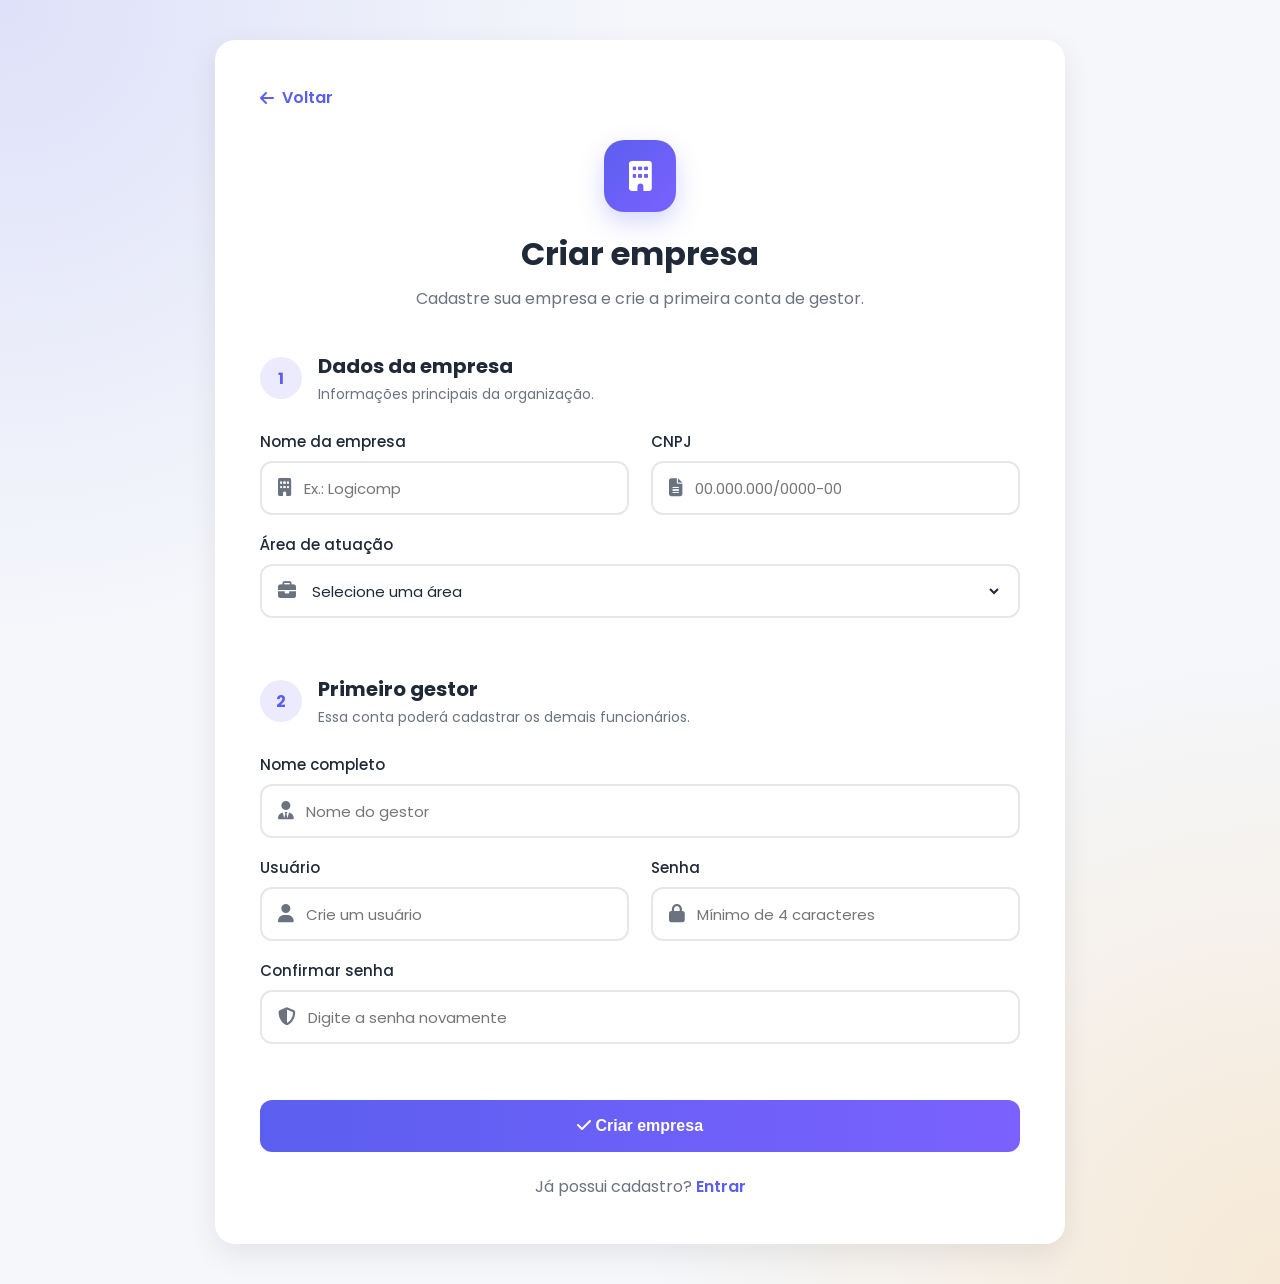
<file: html/cadastro.html>
<!DOCTYPE html>
<html lang="pt-BR">

<head>

    <meta charset="UTF-8">

    <meta
        name="viewport"
        content="width=device-width, initial-scale=1.0">

    <title>Cadastrar empresa | Gestão Saudável</title>

    <link rel="icon" href="../img/favicon.png">

    <link rel="stylesheet" href="../css/style.css">

    <link rel="stylesheet"
        href="https://cdnjs.cloudflare.com/ajax/libs/font-awesome/6.7.2/css/all.min.css">

</head>

<body>

<main class="cadastro-page fade">

    <section class="cadastro-container card">

        <header class="cadastro-header">

            <a href="index.html" class="voltar-link">

                <i class="fa-solid fa-arrow-left"></i>

                Voltar

            </a>

            <div class="cadastro-titulo">

                <div class="cadastro-icone">

                    <i class="fa-solid fa-building"></i>

                </div>

                <h1>Criar empresa</h1>

                <p>
                    Cadastre sua empresa e crie a primeira conta de gestor.
                </p>

            </div>

        </header>

        <form id="formCadastro">

            <section class="form-section">

                <div class="section-title">

                    <span>1</span>

                    <div>

                        <h2>Dados da empresa</h2>

                        <p>Informações principais da organização.</p>

                    </div>

                </div>

                <div class="form-grid">

                    <div class="input-group">

                        <label for="nomeEmpresa">

                            Nome da empresa

                        </label>

                        <div class="input-box">

                            <i class="fa-solid fa-building"></i>

                            <input
                                type="text"
                                id="nomeEmpresa"
                                placeholder="Ex.: Logicomp"
                                required>

                        </div>

                    </div>

                    <div class="input-group">

                        <label for="cnpj">

                            CNPJ

                        </label>

                        <div class="input-box">

                            <i class="fa-solid fa-file-lines"></i>

                            <input
                                type="text"
                                id="cnpj"
                                placeholder="00.000.000/0000-00"
                                maxlength="18"
                                required>

                        </div>

                    </div>

                    <div class="input-group form-full">

                        <label for="ramo">

                            Área de atuação

                        </label>

                        <div class="input-box">

                            <i class="fa-solid fa-briefcase"></i>

                            <select id="ramo" required>

                                <option value="">
                                    Selecione uma área
                                </option>

                                <option value="Tecnologia">
                                    Tecnologia
                                </option>

                                <option value="Alimentos">
                                    Alimentos
                                </option>

                                <option value="Finanças">
                                    Finanças
                                </option>

                                <option value="Administração">
                                    Administração
                                </option>

                                <option value="Educação">
                                    Educação
                                </option>

                                <option value="Saúde">
                                    Saúde
                                </option>

                                <option value="Indústria">
                                    Indústria
                                </option>

                                <option value="Comércio">
                                    Comércio
                                </option>

                                <option value="Outro">
                                    Outro
                                </option>

                            </select>

                        </div>

                    </div>

                </div>

            </section>

            <section class="form-section">

                <div class="section-title">

                    <span>2</span>

                    <div>

                        <h2>Primeiro gestor</h2>

                        <p>
                            Essa conta poderá cadastrar os demais funcionários.
                        </p>

                    </div>

                </div>

                <div class="form-grid">

                    <div class="input-group form-full">

                        <label for="nomeGestor">

                            Nome completo

                        </label>

                        <div class="input-box">

                            <i class="fa-solid fa-user-tie"></i>

                            <input
                                type="text"
                                id="nomeGestor"
                                placeholder="Nome do gestor"
                                required>

                        </div>

                    </div>

                    <div class="input-group">

                        <label for="usuarioGestor">

                            Usuário

                        </label>

                        <div class="input-box">

                            <i class="fa-solid fa-user"></i>

                            <input
                                type="text"
                                id="usuarioGestor"
                                placeholder="Crie um usuário"
                                required>

                        </div>

                    </div>

                    <div class="input-group">

                        <label for="senhaGestor">

                            Senha

                        </label>

                        <div class="input-box">

                            <i class="fa-solid fa-lock"></i>

                            <input
                                type="password"
                                id="senhaGestor"
                                placeholder="Mínimo de 4 caracteres"
                                minlength="4"
                                required>

                        </div>

                    </div>

                    <div class="input-group form-full">

                        <label for="confirmarSenha">

                            Confirmar senha

                        </label>

                        <div class="input-box">

                            <i class="fa-solid fa-shield-halved"></i>

                            <input
                                type="password"
                                id="confirmarSenha"
                                placeholder="Digite a senha novamente"
                                minlength="4"
                                required>

                        </div>

                    </div>

                </div>

            </section>

            <button class="btn" type="submit">

                <i class="fa-solid fa-check"></i>

                Criar empresa

            </button>

            <p class="cadastro-login">

                Já possui cadastro?

                <a href="index.html">

                    Entrar

                </a>

            </p>

        </form>

    </section>

</main>

<script src="../js/banco.js"></script>
<script src="../js/cadastro.js"></script>

</body>

</html>
</file>
<file: css/style.css>
/* =====================================================
   GESTÃO SAUDÁVEL
   Design System
===================================================== */

/* =========================
   GOOGLE FONTS
========================= */

@import url('https://fonts.googleapis.com/css2?family=Poppins:wght@300;400;500;600;700;800&display=swap');

/* =========================
   CORES
========================= */

:root{

    --primary:#5B5FEF;
    --primary-dark:#4A4ED8;

    --secondary:#FF9800;

    --success:#4CAF50;

    --danger:#F44336;

    --warning:#FFC107;

    --background:#F5F7FB;

    --surface:#FFFFFF;

    --text:#1F2937;

    --text-light:#6B7280;

    --border:#E5E7EB;

    --shadow:0 10px 30px rgba(0,0,0,.08);

    --radius:18px;

    --transition:.25s;

}

/* =========================
   RESET
========================= */

*{

    margin:0;

    padding:0;

    box-sizing:border-box;

}

body{

    font-family:'Poppins',sans-serif;

    background:var(--background);

    color:var(--text);

}
/* =====================================================
   COMPONENTES GLOBAIS
===================================================== */

/* =========================
   LINKS
========================= */

a{

    text-decoration:none;

    color:inherit;

}

/* =========================
   BOTÕES
========================= */

.btn{

    width:100%;

    height:52px;

    border:none;

    border-radius:12px;

    background:linear-gradient(90deg,#5B5FEF,#7B61FF);

    color:#FFF;

    font-size:16px;

    font-weight:600;

    cursor:pointer;

    transition:var(--transition);

}

.btn:hover{

    transform:translateY(-2px);

    box-shadow:0 8px 20px rgba(91,95,239,.35);

}

/* =========================
   INPUTS
========================= */

.input-group{

    display:flex;

    flex-direction:column;

    gap:8px;

    margin-bottom:18px;

}

.input-group label{

    font-size:15px;

    font-weight:500;

}

.input-box{

    display:flex;

    align-items:center;

    gap:12px;

    background:var(--surface);

    border:2px solid var(--border);

    border-radius:12px;

    padding:0 16px;

    height:54px;

    transition:var(--transition);

}

.input-box:focus-within{

    border-color:var(--primary);

    box-shadow:0 0 0 4px rgba(91,95,239,.12);

}

.input-box i{

    color:var(--text-light);

    font-size:18px;

}

.input-box input{

    flex:1;

    border:none;

    outline:none;

    background:none;

    font-size:15px;

    color:var(--text);

    font-family:'Poppins',sans-serif;

}

/* =========================
   CARDS
========================= */

.card{

    background:var(--surface);

    border-radius:20px;

    box-shadow:var(--shadow);

}

/* =========================
   TÍTULOS
========================= */

.title{

    font-size:36px;

    font-weight:700;

}

.subtitle{

    color:var(--text-light);

    margin-top:10px;

    line-height:1.6;

}

/* =========================
   TRANSIÇÕES
========================= */

.fade{

    animation:fade .4s ease;

}

@keyframes fade{

    from{

        opacity:0;

        transform:translateY(15px);

    }

    to{

        opacity:1;

        transform:translateY(0);

    }

}
/* =====================================================
   LOGIN
===================================================== */

.login-page{

    width:100%;

    min-height:100vh;

    display:flex;

    justify-content:center;

    align-items:center;

    padding:40px;

    background:#F5F7FB;

}

.login-container{

    width:100%;

    max-width:1400px;

    min-height:780px;

    background:#FFF;

    border-radius:30px;

    overflow:hidden;

    box-shadow:0 15px 40px rgba(0,0,0,.08);

    display:grid;

    grid-template-columns:1fr 480px;

}

.left-side{

    background:linear-gradient(135deg,#5B5FEF,#7B61FF);

    padding:60px;

    color:white;

    display:flex;

    flex-direction:column;

    justify-content:space-between;

}

.right-side{

    display:flex;

    justify-content:center;

    align-items:center;

    padding:50px;

    background:#FFFFFF;

}
.logo-area h1{

    font-size:42px;

    margin-top:20px;

    font-weight:700;

}

.logo-area p{

    margin-top:15px;

    font-size:18px;

    line-height:1.7;

    opacity:.9;

}

.logo-area img{

    width:70px;

}
.login-card{

    width:100%;

    max-width:360px;

}

.login-card h2{

    font-size:34px;

    margin-bottom:10px;

}

.login-subtitle{

    color:var(--text-light);

    margin-bottom:35px;

    line-height:1.6;

}

.register-text{

    margin-top:25px;

    text-align:center;

    color:var(--text-light);

}

.register-text a{

    color:var(--primary);

    font-weight:600;

}

.register-text a:hover{

    text-decoration:underline;

}
/* =====================================================
   HERO
===================================================== */

.hero-card{

    margin-top:50px;

    display:flex;

    flex-direction:column;

    gap:25px;

}

.hero-top{

    display:flex;

    gap:20px;

}

.status-card{

    flex:1;

    background:rgba(255,255,255,.18);

    backdrop-filter:blur(14px);

    border:1px solid rgba(255,255,255,.25);

    border-radius:18px;

    padding:22px;

    display:flex;

    align-items:center;

    gap:18px;

}

.status-card i{

    font-size:28px;

    background:white;

    color:#5B5FEF;

    width:55px;

    height:55px;

    border-radius:50%;

    display:flex;

    justify-content:center;

    align-items:center;

}

.status-card h3{

    font-size:15px;

    font-weight:500;

    opacity:.9;

}

.status-card span{

    font-size:30px;

    font-weight:700;

}
.hero-image{

    display:flex;

    justify-content:center;

    align-items:center;

    margin:10px 0;

}

.hero-image img{

    width:100%;

    max-width:420px;

    animation:flutuar 4s ease-in-out infinite;

}

@keyframes flutuar{

    0%{

        transform:translateY(0);

    }

    50%{

        transform:translateY(-12px);

    }

    100%{

        transform:translateY(0);

    }

}
.hero-info{

    display:flex;

    flex-direction:column;

    gap:18px;

}

.info-item{

    display:flex;

    align-items:center;

    gap:15px;

    font-size:16px;

}

.info-item i{

    width:40px;

    height:40px;

    border-radius:50%;

    background:white;

    color:#5B5FEF;

    display:flex;

    justify-content:center;

    align-items:center;

    font-size:17px;

}
/* =====================================================
   RESPONSIVIDADE
===================================================== */

@media(max-width:1100px){

    .login-container{

        grid-template-columns:1fr;

    }

    .left-side{

        display:none;

    }

    .right-side{

        padding:35px;

    }

}

@media(max-width:650px){

    .login-page{

        padding:20px;

    }

    .login-container{

        border-radius:20px;

    }

    .login-card{

        max-width:100%;

    }

    .login-card h2{

        font-size:28px;

    }

    .btn{

        height:50px;

    }

}
/* =====================================================
   NOTIFICAÇÕES
===================================================== */

.mensagem{

    position:fixed;

    top:25px;

    right:25px;

    min-width:300px;

    padding:16px 22px;

    border-radius:12px;

    color:#FFF;

    font-weight:500;

    box-shadow:0 10px 25px rgba(0,0,0,.15);

    transform:translateX(120%);

    transition:.35s;

    z-index:9999;

}

.mensagem.mostrar{

    transform:translateX(0);

}

.mensagem.erro{

    background:#F44336;

}

.mensagem.sucesso{

    background:#4CAF50;

}
/* =====================================================
   CADASTRO
===================================================== */

.cadastro-page{
    min-height:100vh;
    display:flex;
    align-items:center;
    justify-content:center;
    padding:40px 20px;
    background:
        radial-gradient(circle at top left, rgba(91,95,239,.15), transparent 35%),
        radial-gradient(circle at bottom right, rgba(255,152,0,.15), transparent 35%),
        var(--background);
}

.cadastro-container{
    width:100%;
    max-width:850px;
    padding:45px;
}

.cadastro-header{
    margin-bottom:40px;
}

.voltar-link{
    display:inline-flex;
    align-items:center;
    gap:8px;
    margin-bottom:30px;
    color:var(--primary);
    font-weight:600;
    transition:var(--transition);
}

.voltar-link:hover{
    transform:translateX(-4px);
}

.cadastro-titulo{
    text-align:center;
}

.cadastro-icone{
    width:72px;
    height:72px;
    margin:0 auto 18px;
    display:flex;
    align-items:center;
    justify-content:center;
    border-radius:20px;
    color:white;
    font-size:30px;
    background:linear-gradient(135deg, var(--primary), #7B61FF);
    box-shadow:0 10px 25px rgba(91,95,239,.25);
}

.cadastro-titulo h1{
    font-size:32px;
    margin-bottom:8px;
}

.cadastro-titulo p{
    color:var(--text-light);
}

.form-section{
    margin-bottom:38px;
}

.section-title{
    display:flex;
    align-items:center;
    gap:16px;
    margin-bottom:25px;
}

.section-title > span{
    min-width:42px;
    height:42px;
    display:flex;
    align-items:center;
    justify-content:center;
    border-radius:50%;
    background:rgba(91,95,239,.12);
    color:var(--primary);
    font-weight:700;
}

.section-title h2{
    font-size:20px;
}

.section-title p{
    margin-top:3px;
    color:var(--text-light);
    font-size:14px;
}

.form-grid{
    display:grid;
    grid-template-columns:repeat(2, 1fr);
    gap:0 22px;
}

.form-full{
    grid-column:1 / -1;
}

.input-box select{
    flex:1;
    width:100%;
    border:none;
    outline:none;
    background:transparent;
    color:var(--text);
    font-family:'Poppins', sans-serif;
    font-size:15px;
    cursor:pointer;
}

.cadastro-login{
    margin-top:22px;
    text-align:center;
    color:var(--text-light);
}

.cadastro-login a{
    color:var(--primary);
    font-weight:600;
}

.cadastro-login a:hover{
    text-decoration:underline;
}

@media(max-width:700px){

    .cadastro-container{
        padding:28px 20px;
    }

    .form-grid{
        grid-template-columns:1fr;
    }

    .form-full{
        grid-column:auto;
    }

    .cadastro-titulo h1{
        font-size:27px;
    }

    .section-title{
        align-items:flex-start;
    }

}
/* =====================================================
   PAINEL DO GESTOR
===================================================== */

.app-layout{
    min-height:100vh;
    display:grid;
    grid-template-columns:280px minmax(0, 1fr);
}

/* =========================
   SIDEBAR
========================= */

.sidebar{
    position:sticky;
    top:0;
    height:100vh;
    padding:28px 20px;
    display:flex;
    flex-direction:column;
    background:linear-gradient(180deg, #24285B, #373B8F);
    color:#FFF;
    overflow-y:auto;
}

.sidebar-brand{
    display:flex;
    align-items:center;
    gap:14px;
    padding:0 8px 28px;
    border-bottom:1px solid rgba(255,255,255,.12);
}

.brand-icon{
    min-width:52px;
    height:52px;
    display:flex;
    align-items:center;
    justify-content:center;
    border-radius:16px;
    background:linear-gradient(135deg, #7B61FF, #FF9800);
    font-size:22px;
    box-shadow:0 10px 25px rgba(0,0,0,.18);
}

.sidebar-brand h2{
    font-size:17px;
    line-height:1.2;
}

.sidebar-brand span{
    display:block;
    margin-top:4px;
    font-size:12px;
    opacity:.7;
}

.sidebar-menu{
    flex:1;
    display:flex;
    flex-direction:column;
    gap:8px;
    margin-top:28px;
}

.menu-item{
    width:100%;
    padding:14px 16px;
    display:flex;
    align-items:center;
    gap:14px;
    border:none;
    border-radius:13px;
    background:transparent;
    color:rgba(255,255,255,.72);
    font-family:'Poppins', sans-serif;
    font-size:15px;
    text-align:left;
    cursor:pointer;
    transition:var(--transition);
}

.menu-item i{
    width:22px;
    font-size:17px;
    text-align:center;
}

.menu-item:hover{
    color:#FFF;
    background:rgba(255,255,255,.08);
}

.menu-item.ativo{
    color:#FFF;
    background:rgba(255,255,255,.16);
    box-shadow:inset 4px 0 0 #FFB43C;
}

.sidebar-logout{
    width:100%;
    padding:14px 16px;
    display:flex;
    align-items:center;
    gap:14px;
    border:1px solid rgba(255,255,255,.12);
    border-radius:13px;
    background:rgba(255,255,255,.06);
    color:#FFF;
    font-family:'Poppins', sans-serif;
    font-size:15px;
    cursor:pointer;
    transition:var(--transition);
}

.sidebar-logout:hover{
    background:rgba(244,67,54,.25);
    border-color:rgba(244,67,54,.45);
}

/* =========================
   CONTEÚDO
========================= */

.app-content{
    min-width:0;
    padding:34px;
    background:var(--background);
}

.topbar{
    margin-bottom:30px;
    display:flex;
    align-items:center;
    justify-content:space-between;
    gap:30px;
}

.topbar-label,
.page-label{
    color:var(--primary);
    font-size:13px;
    font-weight:700;
    letter-spacing:.8px;
    text-transform:uppercase;
}

.topbar h1{
    margin-top:3px;
    font-size:30px;
}

.topbar h1 span{
    color:var(--primary);
}

.topbar-date{
    margin-top:5px;
    color:var(--text-light);
    font-size:14px;
}

.topbar-company{
    min-width:240px;
    padding:15px 18px;
    display:flex;
    align-items:center;
    gap:13px;
    border:1px solid var(--border);
    border-radius:16px;
    background:var(--surface);
    box-shadow:0 8px 25px rgba(0,0,0,.05);
}

.company-icon{
    min-width:45px;
    height:45px;
    display:flex;
    align-items:center;
    justify-content:center;
    border-radius:13px;
    background:rgba(91,95,239,.12);
    color:var(--primary);
    font-size:18px;
}

.topbar-company strong,
.topbar-company span{
    display:block;
}

.topbar-company strong{
    font-size:14px;
}

.topbar-company span{
    margin-top:3px;
    color:var(--text-light);
    font-size:12px;
}

/* =========================
   PÁGINAS
========================= */

.app-page{
    display:none;
}

.app-page.ativa{
    display:block;
    animation:paginaEntrada .3s ease;
}

@keyframes paginaEntrada{
    from{
        opacity:0;
        transform:translateY(10px);
    }

    to{
        opacity:1;
        transform:translateY(0);
    }
}

/* =========================
   SITUAÇÃO DA EMPRESA
========================= */

.dashboard-status{
    margin-bottom:24px;
    padding:23px 25px;
    display:flex;
    align-items:center;
    justify-content:space-between;
    gap:25px;
    border:1px solid rgba(76,175,80,.18);
    border-radius:20px;
    background:linear-gradient(
        135deg,
        rgba(76,175,80,.11),
        rgba(255,255,255,.9)
    );
}

.status-main{
    display:flex;
    align-items:center;
    gap:18px;
}

.status-main-icon{
    min-width:58px;
    height:58px;
    display:flex;
    align-items:center;
    justify-content:center;
    border-radius:17px;
    background:var(--success);
    color:#FFF;
    font-size:23px;
    box-shadow:0 10px 22px rgba(76,175,80,.24);
}

.status-main span,
.status-update span{
    color:var(--text-light);
    font-size:12px;
}

.status-main h2{
    margin:3px 0;
    font-size:20px;
}

.status-main p{
    color:var(--text-light);
    font-size:14px;
}

.status-update{
    padding-left:24px;
    display:flex;
    align-items:center;
    gap:12px;
    border-left:1px solid var(--border);
}

.status-update i{
    color:var(--primary);
    font-size:20px;
}

.status-update strong{
    display:block;
    margin-top:2px;
    font-size:13px;
}

/* =========================
   CARDS DE INDICADORES
========================= */

.dashboard-cards{
    margin-bottom:24px;
    display:grid;
    grid-template-columns:repeat(4, minmax(0, 1fr));
    gap:18px;
}

.metric-card{
    position:relative;
    padding:21px;
    display:flex;
    align-items:center;
    gap:16px;
    overflow:hidden;
    border:1px solid var(--border);
    border-radius:19px;
    background:var(--surface);
    box-shadow:0 8px 25px rgba(0,0,0,.05);
    transition:var(--transition);
}

.metric-card:hover{
    transform:translateY(-4px);
    box-shadow:0 14px 30px rgba(0,0,0,.08);
}

.metric-card::after{
    content:"";
    position:absolute;
    right:-25px;
    bottom:-35px;
    width:95px;
    height:95px;
    border-radius:50%;
    opacity:.08;
    background:currentColor;
}

.metric-icon{
    min-width:52px;
    height:52px;
    display:flex;
    align-items:center;
    justify-content:center;
    border-radius:15px;
    font-size:21px;
}

.metric-card span,
.metric-card small{
    display:block;
}

.metric-card span{
    color:var(--text-light);
    font-size:13px;
}

.metric-card strong{
    display:block;
    margin:2px 0;
    font-size:28px;
}

.metric-card small{
    color:var(--text-light);
    font-size:11px;
}

.metric-primary{
    color:var(--primary);
}

.metric-primary .metric-icon{
    background:rgba(91,95,239,.12);
}

.metric-orange{
    color:var(--secondary);
}

.metric-orange .metric-icon{
    background:rgba(255,152,0,.13);
}

.metric-blue{
    color:#2196F3;
}

.metric-blue .metric-icon{
    background:rgba(33,150,243,.12);
}

.metric-purple{
    color:#9C27B0;
}

.metric-purple .metric-icon{
    background:rgba(156,39,176,.12);
}

/* =========================
   PAINÉIS
========================= */

.dashboard-grid{
    margin-bottom:24px;
    display:grid;
    grid-template-columns:minmax(0, 1.65fr) minmax(290px, .75fr);
    gap:20px;
}

.dashboard-bottom-grid{
    display:grid;
    grid-template-columns:minmax(0, 1.25fr) minmax(300px, .75fr);
    gap:20px;
}

.dashboard-panel{
    padding:24px;
    border:1px solid var(--border);
    border-radius:20px;
    background:var(--surface);
    box-shadow:0 8px 25px rgba(0,0,0,.045);
}

.panel-header{
    margin-bottom:22px;
    display:flex;
    align-items:center;
    justify-content:space-between;
    gap:20px;
}

.panel-header h2{
    font-size:18px;
}

.panel-header p{
    margin-top:4px;
    color:var(--text-light);
    font-size:13px;
}

.panel-header select{
    padding:9px 13px;
    border:1px solid var(--border);
    border-radius:10px;
    outline:none;
    background:#FFF;
    color:var(--text);
    font-family:'Poppins', sans-serif;
}

.panel-link{
    border:none;
    background:transparent;
    color:var(--primary);
    font-family:'Poppins', sans-serif;
    font-weight:600;
    cursor:pointer;
}

.panel-link i{
    margin-left:5px;
}

.chart-container{
    position:relative;
    width:100%;
    min-height:310px;
}

/* =========================
   ESTADOS ATUAIS
========================= */

.state-list{
    display:flex;
    flex-direction:column;
    gap:14px;
}

.state-item{
    padding:15px;
    display:flex;
    align-items:center;
    justify-content:space-between;
    border-radius:14px;
    background:var(--background);
}

.state-label{
    display:flex;
    align-items:center;
    gap:12px;
}

.state-dot{
    width:12px;
    height:12px;
    border-radius:50%;
}

.state-label strong,
.state-label small{
    display:block;
}

.state-label strong{
    font-size:14px;
}

.state-label small{
    margin-top:2px;
    color:var(--text-light);
    font-size:11px;
}

.state-item > span{
    font-size:22px;
    font-weight:700;
}

.state-item.disposto .state-dot{
    background:var(--success);
}

.state-item.disposto > span{
    color:var(--success);
}

.state-item.neutro .state-dot{
    background:var(--warning);
}

.state-item.neutro > span{
    color:#D99A00;
}

.state-item.sobrecarregado .state-dot{
    background:var(--danger);
}

.state-item.sobrecarregado > span{
    color:var(--danger);
}

/* =========================
   REGISTROS E RECOMENDAÇÕES
========================= */

.recent-records,
.recommendation-list{
    display:flex;
    flex-direction:column;
    gap:12px;
}

.recommendation-item{
    padding:15px;
    display:flex;
    align-items:flex-start;
    gap:13px;
    border-radius:14px;
}

.recommendation-success{
    background:rgba(76,175,80,.1);
}

.recommendation-icon{
    min-width:38px;
    height:38px;
    display:flex;
    align-items:center;
    justify-content:center;
    border-radius:11px;
    background:var(--success);
    color:#FFF;
}

.recommendation-item strong{
    font-size:14px;
}

.recommendation-item p{
    margin-top:3px;
    color:var(--text-light);
    font-size:12px;
    line-height:1.5;
}

.empty-state{
    padding:38px 20px;
    text-align:center;
    color:var(--text-light);
}

.empty-state i{
    margin-bottom:12px;
    color:#B8BEC9;
    font-size:35px;
}

.empty-state h3{
    color:var(--text);
    font-size:15px;
}

.empty-state p{
    margin-top:5px;
    font-size:12px;
}
/* =====================================================
   CABEÇALHOS DAS PÁGINAS
===================================================== */

.page-header{
    margin-bottom:25px;
    display:flex;
    align-items:center;
    justify-content:space-between;
    gap:24px;
}

.page-header h2{
    margin-top:4px;
    font-size:29px;
}

.page-header p{
    margin-top:5px;
    color:var(--text-light);
    font-size:14px;
}

.action-button{
    min-height:46px;
    padding:0 20px;
    display:inline-flex;
    align-items:center;
    justify-content:center;
    gap:9px;
    border:none;
    border-radius:12px;
    background:linear-gradient(135deg, var(--primary), #7B61FF);
    color:#FFF;
    font-family:'Poppins', sans-serif;
    font-size:14px;
    font-weight:600;
    cursor:pointer;
    transition:var(--transition);
}

.action-button:hover{
    transform:translateY(-2px);
    box-shadow:0 9px 22px rgba(91,95,239,.28);
}

.secondary-button{
    min-height:46px;
    padding:0 20px;
    border:1px solid var(--border);
    border-radius:12px;
    background:#FFF;
    color:var(--text);
    font-family:'Poppins', sans-serif;
    font-weight:600;
    cursor:pointer;
    transition:var(--transition);
}

.secondary-button:hover{
    background:var(--background);
}

/* =====================================================
   FUNCIONÁRIOS
===================================================== */

.employees-summary{
    margin-bottom:22px;
    display:grid;
    grid-template-columns:repeat(3, minmax(0, 1fr));
    gap:18px;
}

.summary-card{
    padding:20px;
    display:flex;
    align-items:center;
    gap:15px;
    border:1px solid var(--border);
    border-radius:18px;
    background:var(--surface);
    box-shadow:0 8px 24px rgba(0,0,0,.045);
}

.summary-icon{
    min-width:50px;
    height:50px;
    display:flex;
    align-items:center;
    justify-content:center;
    border-radius:15px;
    font-size:20px;
}

.summary-blue{
    background:rgba(33,150,243,.12);
    color:#2196F3;
}

.summary-green{
    background:rgba(76,175,80,.12);
    color:var(--success);
}

.summary-orange{
    background:rgba(255,152,0,.13);
    color:var(--secondary);
}

.summary-card span{
    display:block;
    color:var(--text-light);
    font-size:13px;
}

.summary-card strong{
    display:block;
    margin-top:2px;
    font-size:25px;
}

.employees-toolbar{
    margin-bottom:20px;
    display:flex;
    align-items:center;
    justify-content:space-between;
    gap:15px;
}

.search-box{
    width:100%;
    max-width:430px;
    height:48px;
    padding:0 16px;
    display:flex;
    align-items:center;
    gap:11px;
    border:1px solid var(--border);
    border-radius:12px;
    background:var(--background);
}

.search-box:focus-within{
    border-color:var(--primary);
    box-shadow:0 0 0 4px rgba(91,95,239,.1);
}

.search-box i{
    color:var(--text-light);
}

.search-box input{
    width:100%;
    border:none;
    outline:none;
    background:transparent;
    color:var(--text);
    font-family:'Poppins', sans-serif;
}

.employees-toolbar select{
    min-width:210px;
    height:48px;
    padding:0 14px;
    border:1px solid var(--border);
    border-radius:12px;
    outline:none;
    background:#FFF;
    color:var(--text);
    font-family:'Poppins', sans-serif;
}

.table-container{
    width:100%;
    overflow-x:auto;
}

.employees-table{
    width:100%;
    border-collapse:collapse;
    white-space:nowrap;
}

.employees-table th{
    padding:14px 15px;
    border-bottom:1px solid var(--border);
    color:var(--text-light);
    font-size:12px;
    font-weight:600;
    text-align:left;
    text-transform:uppercase;
}

.employees-table td{
    padding:16px 15px;
    border-bottom:1px solid var(--border);
    font-size:13px;
}

.employees-table tbody tr{
    transition:var(--transition);
}

.employees-table tbody tr:hover{
    background:rgba(91,95,239,.035);
}

.employee-name{
    display:flex;
    align-items:center;
    gap:11px;
}

.employee-avatar{
    min-width:39px;
    height:39px;
    display:flex;
    align-items:center;
    justify-content:center;
    border-radius:12px;
    background:rgba(91,95,239,.12);
    color:var(--primary);
    font-weight:700;
}

.employee-name strong,
.employee-name span{
    display:block;
}

.employee-name span{
    margin-top:2px;
    color:var(--text-light);
    font-size:11px;
}

.state-badge{
    display:inline-flex;
    align-items:center;
    gap:7px;
    padding:7px 10px;
    border-radius:20px;
    font-size:11px;
    font-weight:600;
}

.state-badge::before{
    content:"";
    width:7px;
    height:7px;
    border-radius:50%;
    background:currentColor;
}

.state-badge.disposto{
    background:rgba(76,175,80,.12);
    color:var(--success);
}

.state-badge.neutro{
    background:rgba(255,193,7,.16);
    color:#C89000;
}

.state-badge.sobrecarregado{
    background:rgba(244,67,54,.12);
    color:var(--danger);
}

.state-badge.sem-registro{
    background:#EEF0F4;
    color:var(--text-light);
}

.table-actions{
    display:flex;
    align-items:center;
    gap:7px;
}

.table-action{
    width:35px;
    height:35px;
    display:flex;
    align-items:center;
    justify-content:center;
    border:none;
    border-radius:10px;
    background:var(--background);
    color:var(--text-light);
    cursor:pointer;
    transition:var(--transition);
}

.table-action:hover{
    background:rgba(91,95,239,.12);
    color:var(--primary);
}

.table-action.delete:hover{
    background:rgba(244,67,54,.12);
    color:var(--danger);
}

/* =====================================================
   RELATÓRIOS
===================================================== */

.reports-toolbar{
    display:grid;
    grid-template-columns:repeat(3, minmax(180px, 1fr)) auto;
    align-items:end;
    gap:16px;
}

.reports-toolbar .input-group{
    margin-bottom:0;
}

.filter-button{
    height:54px;
    padding:0 22px;
    display:flex;
    align-items:center;
    justify-content:center;
    gap:9px;
    border:none;
    border-radius:12px;
    background:#24285B;
    color:#FFF;
    font-family:'Poppins', sans-serif;
    font-weight:600;
    cursor:pointer;
    transition:var(--transition);
}

.filter-button:hover{
    transform:translateY(-2px);
    background:#373B8F;
}

.report-cards{
    margin:22px 0;
    display:grid;
    grid-template-columns:repeat(3, minmax(0, 1fr));
    gap:18px;
}

.report-card{
    padding:22px;
    border:1px solid var(--border);
    border-radius:18px;
    background:var(--surface);
    box-shadow:0 8px 24px rgba(0,0,0,.045);
}

.report-card span{
    display:block;
    color:var(--text-light);
    font-size:13px;
}

.report-card strong{
    display:block;
    margin-top:5px;
    color:var(--primary);
    font-size:27px;
}

/* =====================================================
   EMPRESA
===================================================== */

.company-page-grid{
    display:grid;
    grid-template-columns:minmax(280px, .7fr) minmax(0, 1.3fr);
    gap:20px;
}

.company-profile{
    display:flex;
    align-items:center;
    gap:18px;
    background:linear-gradient(
        145deg,
        rgba(91,95,239,.12),
        rgba(255,152,0,.08),
        #FFF
    );
}

.company-profile-icon{
    min-width:75px;
    height:75px;
    display:flex;
    align-items:center;
    justify-content:center;
    border-radius:21px;
    background:linear-gradient(135deg, var(--primary), #7B61FF);
    color:#FFF;
    font-size:29px;
    box-shadow:0 10px 24px rgba(91,95,239,.24);
}

.company-profile span{
    color:var(--text-light);
    font-size:12px;
}

.company-profile h2{
    margin:3px 0;
    font-size:23px;
}

.company-profile p{
    color:var(--text-light);
    font-size:13px;
}

.company-data-list{
    display:grid;
    grid-template-columns:repeat(2, minmax(0, 1fr));
    gap:14px;
}

.company-data-item{
    padding:16px;
    display:flex;
    align-items:center;
    gap:13px;
    border-radius:14px;
    background:var(--background);
}

.company-data-item > i{
    min-width:40px;
    height:40px;
    display:flex;
    align-items:center;
    justify-content:center;
    border-radius:11px;
    background:rgba(91,95,239,.11);
    color:var(--primary);
}

.company-data-item span,
.company-data-item strong{
    display:block;
}

.company-data-item span{
    color:var(--text-light);
    font-size:11px;
}

.company-data-item strong{
    margin-top:3px;
    font-size:13px;
}

/* =====================================================
   MODAL
===================================================== */

.modal-overlay{
    position:fixed;
    inset:0;
    z-index:10000;
    padding:20px;
    display:none;
    align-items:center;
    justify-content:center;
    background:rgba(18,22,45,.58);
    backdrop-filter:blur(5px);
}

.modal-overlay.ativo{
    display:flex;
}

.modal-card{
    width:100%;
    max-width:680px;
    max-height:90vh;
    padding:28px;
    overflow-y:auto;
    border-radius:22px;
    background:#FFF;
    box-shadow:0 24px 70px rgba(0,0,0,.25);
}

.modal-header{
    margin-bottom:25px;
    display:flex;
    align-items:flex-start;
    justify-content:space-between;
    gap:20px;
}

.modal-header h2{
    margin-top:4px;
    font-size:25px;
}

.modal-close{
    min-width:40px;
    height:40px;
    border:none;
    border-radius:11px;
    background:var(--background);
    color:var(--text-light);
    font-size:18px;
    cursor:pointer;
    transition:var(--transition);
}

.modal-close:hover{
    background:rgba(244,67,54,.12);
    color:var(--danger);
}

.modal-actions{
    margin-top:10px;
    display:flex;
    justify-content:flex-end;
    gap:12px;
}

body.modal-aberto{
    overflow:hidden;
}

/* =====================================================
   RESPONSIVIDADE DO PAINEL
===================================================== */

@media(max-width:1200px){

    .dashboard-cards{
        grid-template-columns:repeat(2, minmax(0, 1fr));
    }

    .reports-toolbar{
        grid-template-columns:repeat(2, minmax(0, 1fr));
    }

    .filter-button{
        width:100%;
    }

}

@media(max-width:950px){

    .app-layout{
        grid-template-columns:1fr;
    }

    .sidebar{
        position:relative;
        height:auto;
        padding:18px;
    }

    .sidebar-brand{
        padding-bottom:18px;
    }

    .sidebar-menu{
        flex-direction:row;
        margin-top:18px;
        overflow-x:auto;
    }

    .menu-item{
        width:auto;
        min-width:max-content;
    }

    .menu-item.ativo{
        box-shadow:inset 0 -4px 0 #FFB43C;
    }

    .sidebar-logout{
        margin-top:15px;
        justify-content:center;
    }

    .dashboard-grid,
    .dashboard-bottom-grid,
    .company-page-grid{
        grid-template-columns:1fr;
    }

    .employees-summary,
    .report-cards{
        grid-template-columns:repeat(2, minmax(0, 1fr));
    }

}

@media(max-width:700px){

    .app-content{
        padding:22px 16px;
    }

    .topbar,
    .page-header,
    .dashboard-status{
        align-items:flex-start;
        flex-direction:column;
    }

    .topbar-company{
        width:100%;
    }

    .page-header .action-button{
        width:100%;
    }

    .dashboard-cards,
    .employees-summary,
    .report-cards,
    .reports-toolbar,
    .company-data-list{
        grid-template-columns:1fr;
    }

    .employees-toolbar{
        align-items:stretch;
        flex-direction:column;
    }

    .search-box,
    .employees-toolbar select{
        width:100%;
        max-width:none;
    }

    .status-update{
        width:100%;
        padding-top:17px;
        padding-left:0;
        border-top:1px solid var(--border);
        border-left:none;
    }

    .modal-card{
        padding:22px 18px;
    }

    .modal-actions{
        flex-direction:column-reverse;
    }

    .modal-actions button{
        width:100%;
    }

}

@media(max-width:480px){

    .dashboard-cards{
        grid-template-columns:1fr;
    }

    .sidebar-brand h2{
        font-size:15px;
    }

    .topbar h1{
        font-size:25px;
    }

    .dashboard-panel{
        padding:19px 15px;
    }

    .chart-container{
        min-height:250px;
    }

}
/* =====================================================
   ÁREA DO FUNCIONÁRIO
===================================================== */

.employee-layout{
    min-height:100vh;
    background:
        radial-gradient(
            circle at top left,
            rgba(91,95,239,.09),
            transparent 32%
        ),
        radial-gradient(
            circle at bottom right,
            rgba(255,152,0,.08),
            transparent 30%
        ),
        var(--background);
}

/* =====================================================
   CABEÇALHO
===================================================== */

.employee-topbar{
    position:sticky;
    top:0;
    z-index:1000;
    min-height:78px;
    padding:14px 5%;
    display:grid;
    grid-template-columns:minmax(220px,1fr) auto minmax(220px,1fr);
    align-items:center;
    gap:25px;
    border-bottom:1px solid rgba(229,231,235,.8);
    background:rgba(255,255,255,.92);
    backdrop-filter:blur(16px);
    box-shadow:0 6px 25px rgba(0,0,0,.04);
}

.employee-brand{
    justify-self:start;
    display:flex;
    align-items:center;
    gap:13px;
}

.employee-brand-icon{
    width:48px;
    height:48px;
    display:flex;
    align-items:center;
    justify-content:center;
    border-radius:15px;
    background:linear-gradient(
        135deg,
        var(--primary),
        #7B61FF
    );
    color:#FFF;
    font-size:21px;
    box-shadow:0 9px 22px rgba(91,95,239,.25);
}

.employee-brand strong,
.employee-brand span{
    display:block;
}

.employee-brand strong{
    font-size:16px;
}

.employee-brand span{
    margin-top:2px;
    color:var(--text-light);
    font-size:12px;
}


.employee-clock{
    min-width:170px;
    padding:9px 14px;
    display:flex;
    align-items:center;
    justify-content:center;
    gap:10px;
    border:1px solid rgba(91,95,239,.16);
    border-radius:14px;
    background:linear-gradient(
        135deg,
        rgba(91,95,239,.10),
        rgba(123,97,255,.05)
    );
    box-shadow:0 6px 18px rgba(91,95,239,.08);
}

.employee-clock-icon{
    width:35px;
    height:35px;
    flex:0 0 35px;
    display:flex;
    align-items:center;
    justify-content:center;
    border-radius:11px;
    background:#FFF;
    color:var(--primary);
    font-size:15px;
    box-shadow:0 4px 12px rgba(91,95,239,.12);
}

.employee-clock-content span,
.employee-clock-content strong{
    display:block;
}

.employee-clock-content span{
    color:var(--text-light);
    font-size:9px;
    font-weight:500;
    letter-spacing:.3px;
    text-transform:uppercase;
}

.employee-clock-content strong{
    margin-top:1px;
    color:var(--text);
    font-size:17px;
    font-variant-numeric:tabular-nums;
    letter-spacing:.5px;
}

.employee-user{
    justify-self:end;
    display:flex;
    align-items:center;
    gap:12px;
}

.employee-user-info{
    text-align:right;
}

.employee-user-info strong,
.employee-user-info span{
    display:block;
}

.employee-user-info strong{
    font-size:14px;
}

.employee-user-info span{
    margin-top:2px;
    color:var(--text-light);
    font-size:11px;
}

.employee-user-avatar{
    width:43px;
    height:43px;
    display:flex;
    align-items:center;
    justify-content:center;
    border-radius:13px;
    background:rgba(91,95,239,.12);
    color:var(--primary);
    font-size:16px;
    font-weight:700;
}

.employee-logout{
    width:42px;
    height:42px;
    display:flex;
    align-items:center;
    justify-content:center;
    border:1px solid var(--border);
    border-radius:12px;
    background:#FFF;
    color:var(--text-light);
    font-size:16px;
    cursor:pointer;
    transition:var(--transition);
}

.employee-logout:hover{
    border-color:rgba(244,67,54,.25);
    background:rgba(244,67,54,.1);
    color:var(--danger);
}

/* =====================================================
   CONTEÚDO
===================================================== */

.employee-content{
    width:100%;
    max-width:1250px;
    margin:0 auto;
    padding:38px 24px 55px;
}

/* =====================================================
   BOAS-VINDAS
===================================================== */

.employee-welcome{
    margin-bottom:28px;
    display:flex;
    align-items:center;
    justify-content:space-between;
    gap:25px;
}

.employee-welcome h1{
    margin-top:4px;
    font-size:32px;
}

.employee-welcome h1 span{
    color:var(--primary);
}

.employee-welcome > div > p{
    margin-top:6px;
    color:var(--text-light);
    font-size:14px;
}

.employee-company-card{
    min-width:245px;
    padding:15px 18px;
    display:flex;
    align-items:center;
    gap:13px;
    border:1px solid var(--border);
    border-radius:16px;
    background:var(--surface);
    box-shadow:0 8px 24px rgba(0,0,0,.045);
}

.employee-company-card > div{
    min-width:45px;
    height:45px;
    display:flex;
    align-items:center;
    justify-content:center;
    border-radius:13px;
    background:rgba(255,152,0,.13);
    color:var(--secondary);
    font-size:18px;
}

.employee-company-card span,
.employee-company-card strong{
    display:block;
}

.employee-company-card span{
    color:var(--text-light);
    font-size:11px;
}

.employee-company-card strong{
    margin-top:3px;
    font-size:14px;
}

/* =====================================================
   RESUMO
===================================================== */

.employee-summary-grid{
    margin-bottom:24px;
    display:grid;
    grid-template-columns:repeat(2, minmax(0,1fr));
    gap:20px;
}

.employee-status-card,
.employee-action-card{
    min-height:190px;
    padding:25px;
    border:1px solid var(--border);
    border-radius:21px;
    background:var(--surface);
    box-shadow:0 9px 28px rgba(0,0,0,.05);
}

.employee-status-card{
    display:flex;
    flex-direction:column;
    justify-content:space-between;
}

.employee-status-header{
    display:flex;
    align-items:flex-start;
    justify-content:space-between;
    gap:20px;
}

.employee-status-header span,
.employee-action-card span{
    color:var(--text-light);
    font-size:13px;
}

.employee-status-header h2,
.employee-action-card h2{
    margin-top:5px;
    font-size:23px;
}

.employee-status-icon{
    min-width:58px;
    height:58px;
    display:flex;
    align-items:center;
    justify-content:center;
    border-radius:17px;
    font-size:23px;
    transition:var(--transition);
}

.employee-status-icon.sem-registro{
    background:#EEF0F4;
    color:var(--text-light);
}

.employee-status-icon.disposto{
    background:rgba(76,175,80,.14);
    color:var(--success);
}

.employee-status-icon.neutro{
    background:rgba(255,193,7,.18);
    color:#C38D00;
}

.employee-status-icon.sobrecarregado{
    background:rgba(244,67,54,.13);
    color:var(--danger);
}

.employee-last-record{
    padding:13px 15px;
    display:flex;
    align-items:center;
    gap:10px;
    border-radius:13px;
    background:var(--background);
    color:var(--text-light);
    font-size:12px;
}

.employee-last-record i{
    color:var(--primary);
    font-size:16px;
}

.employee-action-card{
    display:flex;
    align-items:center;
    justify-content:space-between;
    gap:25px;
    background:
        linear-gradient(
            135deg,
            rgba(91,95,239,.11),
            rgba(123,97,255,.05),
            #FFF
        );
}

.employee-action-card p{
    max-width:370px;
    margin-top:7px;
    color:var(--text-light);
    font-size:13px;
    line-height:1.6;
}

.employee-main-button{
    min-width:165px;
    min-height:55px;
    padding:0 22px;
    display:flex;
    align-items:center;
    justify-content:center;
    gap:10px;
    border:none;
    border-radius:14px;
    background:linear-gradient(
        135deg,
        var(--primary),
        #7B61FF
    );
    color:#FFF;
    font-family:'Poppins',sans-serif;
    font-size:15px;
    font-weight:600;
    cursor:pointer;
    box-shadow:0 10px 24px rgba(91,95,239,.27);
    transition:var(--transition);
}

.employee-main-button:hover{
    transform:translateY(-3px);
    box-shadow:0 14px 28px rgba(91,95,239,.34);
}

.employee-main-button:disabled{
    transform:none;
    background:#B8BEC9;
    box-shadow:none;
    cursor:not-allowed;
}

/* =====================================================
   PAINÉIS
===================================================== */

.employee-panel{
    margin-bottom:24px;
    padding:26px;
    border:1px solid var(--border);
    border-radius:21px;
    background:var(--surface);
    box-shadow:0 9px 27px rgba(0,0,0,.045);
}

.employee-panel-header{
    margin-bottom:24px;
    display:flex;
    align-items:center;
    justify-content:space-between;
    gap:20px;
}

.employee-panel-header h2{
    font-size:19px;
}

.employee-panel-header p{
    margin-top:4px;
    color:var(--text-light);
    font-size:13px;
}

.employee-panel-header select{
    min-width:175px;
    height:43px;
    padding:0 13px;
    border:1px solid var(--border);
    border-radius:11px;
    outline:none;
    background:#FFF;
    color:var(--text);
    font-family:'Poppins',sans-serif;
    cursor:pointer;
}

/* =====================================================
   PROGRESSO DA JORNADA
===================================================== */

.journey-percentage{
    display:flex;
    align-items:baseline;
    gap:6px;
}

.journey-percentage strong{
    color:var(--primary);
    font-size:23px;
}

.journey-percentage span{
    color:var(--text-light);
    font-size:11px;
}

.journey-progress{
    margin-bottom:29px;
}

.journey-progress-track{
    width:100%;
    height:10px;
    overflow:hidden;
    border-radius:20px;
    background:#E9ECF2;
}

.journey-progress-bar{
    width:0;
    height:100%;
    border-radius:20px;
    background:linear-gradient(
        90deg,
        var(--primary),
        #7B61FF,
        var(--secondary)
    );
    transition:width .5s ease;
}

.journey-steps{
    display:grid;
    grid-template-columns:
        minmax(130px,1fr)
        auto
        minmax(150px,1fr)
        auto
        minmax(150px,1fr)
        auto
        minmax(130px,1fr);
    align-items:center;
    gap:13px;
}

.journey-step{
    display:flex;
    align-items:center;
    gap:12px;
    opacity:.58;
    transition:var(--transition);
}

.journey-step-icon{
    min-width:47px;
    height:47px;
    display:flex;
    align-items:center;
    justify-content:center;
    border:2px solid var(--border);
    border-radius:14px;
    background:#FFF;
    color:var(--text-light);
    font-size:17px;
    transition:var(--transition);
}

.journey-step strong,
.journey-step span{
    display:block;
}

.journey-step strong{
    font-size:13px;
}

.journey-step span{
    margin-top:3px;
    color:var(--text-light);
    font-size:11px;
}

.journey-step.atual{
    opacity:1;
}

.journey-step.atual .journey-step-icon{
    border-color:rgba(91,95,239,.28);
    background:rgba(91,95,239,.12);
    color:var(--primary);
    box-shadow:0 7px 18px rgba(91,95,239,.14);
}

.journey-step.concluida{
    opacity:1;
}

.journey-step.concluida .journey-step-icon{
    border-color:var(--success);
    background:var(--success);
    color:#FFF;
}

.journey-step.concluida span{
    color:var(--success);
    font-weight:600;
}

.journey-line{
    width:32px;
    height:3px;
    border-radius:20px;
    background:var(--border);
    transition:var(--transition);
}

.journey-line.concluida{
    background:var(--success);
}

/* =====================================================
   MODAL DE PONTO
===================================================== */

.point-modal{
    max-width:760px;
}

.point-moment-card{
    margin-bottom:25px;
    padding:16px;
    display:flex;
    align-items:center;
    gap:13px;
    border-radius:15px;
    background:rgba(91,95,239,.09);
}

.point-moment-card > div{
    min-width:45px;
    height:45px;
    display:flex;
    align-items:center;
    justify-content:center;
    border-radius:13px;
    background:var(--primary);
    color:#FFF;
    font-size:18px;
}

.point-moment-card span,
.point-moment-card strong{
    display:block;
}

.point-moment-card span{
    color:var(--text-light);
    font-size:11px;
}

.point-moment-card strong{
    margin-top:3px;
    font-size:16px;
}

.psychosocial-fieldset{
    margin:0 0 24px;
    padding:0;
    border:none;
}

.psychosocial-fieldset legend{
    font-size:17px;
    font-weight:600;
}

.psychosocial-fieldset > p{
    margin-top:5px;
    color:var(--text-light);
    font-size:12px;
}

.state-options{
    margin-top:18px;
    display:grid;
    grid-template-columns:repeat(3,minmax(0,1fr));
    gap:13px;
}

.state-option{
    position:relative;
    cursor:pointer;
}

.state-option input{
    position:absolute;
    width:1px;
    height:1px;
    opacity:0;
    pointer-events:none;
}

.state-option-content{
    min-height:145px;
    padding:18px 15px;
    display:flex;
    flex-direction:column;
    align-items:center;
    justify-content:center;
    border:2px solid var(--border);
    border-radius:16px;
    background:#FFF;
    text-align:center;
    transition:var(--transition);
}

.state-option-content i{
    margin-bottom:10px;
    font-size:30px;
}

.state-option-content strong,
.state-option-content small{
    display:block;
}

.state-option-content strong{
    font-size:14px;
}

.state-option-content small{
    margin-top:5px;
    color:var(--text-light);
    font-size:10px;
    line-height:1.5;
}

.state-option.disposto i{
    color:var(--success);
}

.state-option.neutro i{
    color:#D39A00;
}

.state-option.sobrecarregado i{
    color:var(--danger);
}

.state-option:hover .state-option-content{
    transform:translateY(-3px);
    box-shadow:0 10px 22px rgba(0,0,0,.07);
}

.state-option input:focus-visible + .state-option-content{
    outline:3px solid rgba(91,95,239,.2);
}

.state-option.disposto input:checked + .state-option-content{
    border-color:var(--success);
    background:rgba(76,175,80,.08);
    box-shadow:0 8px 22px rgba(76,175,80,.13);
}

.state-option.neutro input:checked + .state-option-content{
    border-color:var(--warning);
    background:rgba(255,193,7,.09);
    box-shadow:0 8px 22px rgba(255,193,7,.14);
}

.state-option.sobrecarregado input:checked + .state-option-content{
    border-color:var(--danger);
    background:rgba(244,67,54,.07);
    box-shadow:0 8px 22px rgba(244,67,54,.12);
}

/* =====================================================
   OBSERVAÇÃO
===================================================== */

.input-group label small{
    margin-left:5px;
    color:var(--text-light);
    font-size:10px;
    font-weight:400;
}

.textarea-box{
    min-height:115px;
    padding:14px 16px;
    display:flex;
    align-items:flex-start;
    gap:12px;
    border:2px solid var(--border);
    border-radius:13px;
    background:#FFF;
    transition:var(--transition);
}

.textarea-box:focus-within{
    border-color:var(--primary);
    box-shadow:0 0 0 4px rgba(91,95,239,.11);
}

.textarea-box i{
    margin-top:4px;
    color:var(--text-light);
}

.textarea-box textarea{
    width:100%;
    min-height:85px;
    resize:vertical;
    border:none;
    outline:none;
    background:transparent;
    color:var(--text);
    font-family:'Poppins',sans-serif;
    font-size:13px;
    line-height:1.6;
}

.character-counter{
    display:block;
    margin-top:6px;
    color:var(--text-light);
    font-size:10px;
    text-align:right;
}

/* =====================================================
   RESPONSIVIDADE
===================================================== */

@media(max-width:1000px){

    .employee-summary-grid{
        grid-template-columns:1fr;
    }

    .journey-steps{
        grid-template-columns:1fr;
        gap:11px;
    }

    .journey-line{
        width:3px;
        height:20px;
        margin-left:22px;
    }

}

@media(max-width:700px){

    .employee-topbar{
        padding:12px 16px;
        grid-template-columns:auto 1fr auto;
        gap:10px;
    }

    .employee-clock{
        min-width:135px;
        padding:7px 10px;
        justify-self:center;
    }

    .employee-clock-icon{
        width:31px;
        height:31px;
        flex-basis:31px;
        font-size:13px;
    }

    .employee-clock-content span{
        font-size:8px;
    }

    .employee-clock-content strong{
        font-size:14px;
    }

    .employee-brand span,
    .employee-user-info{
        display:none;
    }

    .employee-content{
        padding:26px 16px 45px;
    }

    .employee-welcome{
        align-items:flex-start;
        flex-direction:column;
    }

    .employee-company-card{
        width:100%;
    }

    .employee-welcome h1{
        font-size:27px;
    }

    .employee-action-card{
        align-items:flex-start;
        flex-direction:column;
    }

    .employee-main-button{
        width:100%;
    }

    .employee-panel-header{
        align-items:flex-start;
        flex-direction:column;
    }

    .employee-panel-header select{
        width:100%;
    }

    .state-options{
        grid-template-columns:1fr;
    }

    .state-option-content{
        min-height:105px;
        flex-direction:row;
        justify-content:flex-start;
        gap:14px;
        text-align:left;
    }

    .state-option-content i{
        min-width:35px;
        margin:0;
        text-align:center;
    }

    .modal-actions{
        flex-direction:column-reverse;
    }

    .modal-actions button{
        width:100%;
    }

}

@media(max-width:480px){

    .employee-topbar{
        grid-template-columns:auto 1fr auto;
    }

    .employee-clock{
        min-width:96px;
        padding:7px 9px;
    }

    .employee-clock-icon,
    .employee-clock-content span{
        display:none;
    }

    .employee-clock-content strong{
        margin:0;
        font-size:13px;
    }

    .employee-brand strong{
        font-size:14px;
    }

    .employee-brand-icon{
        width:42px;
        height:42px;
    }

    .employee-user-avatar{
        display:none;
    }

    .employee-status-card,
    .employee-action-card,
    .employee-panel{
        padding:20px 16px;
    }

    .employee-status-header h2,
    .employee-action-card h2{
        font-size:20px;
    }

}
/* =====================================================
   LOGIN MODERNO — REFERÊNCIA VISUAL V2
===================================================== */

.login-body{
    min-height:100vh;
    background:
        radial-gradient(circle at 8% 12%, rgba(91,95,239,.10), transparent 30%),
        radial-gradient(circle at 90% 85%, rgba(255,152,0,.08), transparent 28%),
        #F4F6FB;
}

.modern-login-page{
    min-height:100vh;
    padding:34px;
    display:flex;
    align-items:center;
    justify-content:center;
}

.modern-login-shell{
    width:min(1460px,100%);
    min-height:880px;
    display:grid;
    grid-template-columns:minmax(0,1.08fr) minmax(460px,.92fr);
    overflow:hidden;
    border:1px solid rgba(215,220,235,.8);
    border-radius:28px;
    background:#FFF;
    box-shadow:0 24px 70px rgba(30,42,95,.14);
}

.login-visual-panel{
    position:relative;
    padding:64px 54px 42px;
    display:flex;
    flex-direction:column;
    justify-content:space-between;
    overflow:hidden;
    background:
        radial-gradient(circle at 10% 18%, rgba(91,95,239,.10), transparent 25%),
        radial-gradient(circle at 85% 35%, rgba(123,97,255,.10), transparent 24%),
        linear-gradient(145deg,#F9FAFF 0%,#F2F3FF 54%,#FBFBFF 100%);
}

.login-visual-panel::before,
.login-visual-panel::after{
    content:"";
    position:absolute;
    border-radius:50%;
    pointer-events:none;
}

.login-visual-panel::before{
    width:360px;
    height:360px;
    left:-130px;
    top:240px;
    background:rgba(91,95,239,.045);
}

.login-visual-panel::after{
    width:290px;
    height:290px;
    right:-90px;
    bottom:150px;
    background:rgba(123,97,255,.05);
}

.brand-lockup{
    position:relative;
    z-index:2;
    display:flex;
    align-items:center;
    gap:25px;
}

.brand-logo,
.brand-logo-fallback{
    width:118px;
    height:118px;
    flex:0 0 118px;
}

.brand-logo{
    object-fit:contain;
}

.brand-logo-fallback{
    display:none;
    align-items:center;
    justify-content:center;
    border-radius:32px;
    color:#FFF;
    font-size:46px;
    background:linear-gradient(145deg,#2E7CF6,#8B5CF6 55%,#FF5D8F);
    box-shadow:0 15px 32px rgba(91,95,239,.25);
}

.brand-lockup h1{
    color:#151E50;
    font-size:44px;
    line-height:1.08;
    letter-spacing:-1.3px;
}

.brand-lockup p{
    max-width:390px;
    margin-top:12px;
    color:#596186;
    font-size:21px;
    line-height:1.45;
}

.visual-dashboard-card{
    position:relative;
    z-index:2;
    width:96%;
    min-height:430px;
    margin:34px auto 25px;
    border:1px solid rgba(222,225,244,.9);
    border-radius:22px;
    background:rgba(255,255,255,.94);
    box-shadow:0 24px 55px rgba(79,88,150,.16);
}

.visual-dashboard-topbar{
    position:relative;
    height:42px;
    padding:0 18px;
    display:flex;
    align-items:center;
    border-radius:22px 22px 0 0;
    background:linear-gradient(90deg,#7057F5,#8873FF);
}

.visual-window-dots{
    display:flex;
    gap:7px;
}

.visual-window-dots span{
    width:7px;
    height:7px;
    border-radius:50%;
    background:rgba(255,255,255,.9);
}

.visual-chart-bubble{
    position:absolute;
    top:-30px;
    right:-27px;
    width:72px;
    height:72px;
    display:flex;
    align-items:center;
    justify-content:center;
    border-radius:18px 18px 18px 4px;
    color:#FFF;
    font-size:28px;
    background:linear-gradient(145deg,#356CF5,#7562F8);
    box-shadow:0 14px 26px rgba(53,108,245,.28);
}

.visual-dashboard-content{
    position:relative;
    min-height:388px;
    padding:26px 25px 0;
    display:grid;
    grid-template-columns:.85fr 1.25fr;
    grid-template-rows:145px 78px 1fr;
    gap:18px;
    overflow:hidden;
}

.visual-wellbeing-card,
.visual-line-card{
    padding:18px;
    border-radius:14px;
    background:#FFF;
    box-shadow:0 8px 25px rgba(30,42,95,.08);
}

.visual-wellbeing-card > span,
.visual-line-card > span{
    color:#1E264F;
    font-size:12px;
    font-weight:600;
}

.visual-wellbeing-content{
    height:95px;
    display:flex;
    align-items:center;
    justify-content:center;
    gap:15px;
}

.visual-donut{
    width:68px;
    height:68px;
    border-radius:50%;
    background:conic-gradient(#2A80F7 0 25%,#28B0A6 25% 45%,#FFC43D 45% 62%,#FF5D8F 62% 80%,#7A5CF5 80% 100%);
    position:relative;
}

.visual-donut::after{
    content:"";
    position:absolute;
    inset:13px;
    border-radius:50%;
    background:#FFF;
}

.visual-wellbeing-content strong,
.visual-wellbeing-content small{
    display:block;
}

.visual-wellbeing-content strong{
    color:#172052;
    font-size:28px;
}

.visual-wellbeing-content small{
    margin-top:2px;
    color:#31A866;
    font-size:11px;
}

.visual-line-chart{
    position:relative;
    height:95px;
    margin-top:4px;
    color:#6D5BF7;
    background:
        linear-gradient(rgba(105,112,150,.08) 1px,transparent 1px),
        linear-gradient(90deg,rgba(105,112,150,.06) 1px,transparent 1px);
    background-size:100% 25%,20% 100%;
}

.visual-line-chart svg{
    position:absolute;
    inset:10px 0 0;
    width:100%;
    height:84px;
}

.visual-metrics-row{
    grid-column:1/-1;
    display:grid;
    grid-template-columns:repeat(3,1fr);
    gap:15px;
}

.visual-metrics-row article{
    padding:13px 15px;
    display:grid;
    grid-template-columns:38px 1fr;
    grid-template-rows:auto auto;
    column-gap:11px;
    align-items:center;
    border-radius:13px;
    background:#FFF;
    box-shadow:0 8px 22px rgba(30,42,95,.07);
}

.visual-metric-icon{
    grid-row:1/3;
    width:38px;
    height:38px;
    display:flex;
    align-items:center;
    justify-content:center;
    border-radius:11px;
}

.visual-metric-icon.blue{background:rgba(42,128,247,.12);color:#2A80F7;}
.visual-metric-icon.pink{background:rgba(255,93,143,.12);color:#FF5D8F;}
.visual-metric-icon.orange{background:rgba(255,169,41,.15);color:#F59E0B;}

.visual-metrics-row span{
    color:#6A718F;
    font-size:9px;
}

.visual-metrics-row strong{
    color:#192252;
    font-size:17px;
}

.visual-people-scene{
    position:relative;
    grid-column:1/-1;
    min-height:145px;
}

.visual-desk{
    position:absolute;
    left:-12px;
    right:-12px;
    bottom:8px;
    height:10px;
    border-radius:10px;
    background:#CFD5ED;
}

.visual-person{
    position:absolute;
    bottom:15px;
}

.visual-person-left{
    left:18px;
    width:135px;
    height:150px;
}

.visual-person-right{
    right:40px;
    width:155px;
    height:188px;
}

.visual-head{
    position:absolute;
    width:46px;
    height:54px;
    border-radius:45% 45% 48% 48%;
    background:#FFC2A2;
}

.visual-person-left .visual-head{left:36px;top:15px;}
.visual-person-right .visual-head{left:48px;top:6px;}

.visual-hair{
    position:absolute;
    z-index:2;
    background:#182450;
}

.visual-person-left .visual-hair{
    left:22px;
    top:4px;
    width:72px;
    height:58px;
    border-radius:52% 50% 32% 28%;
}

.visual-person-right .visual-hair{
    left:39px;
    top:0;
    width:70px;
    height:38px;
    border-radius:55% 50% 28% 40%;
}

.visual-body{
    position:absolute;
    bottom:0;
    border-radius:45px 45px 10px 10px;
}

.visual-person-left .visual-body{
    left:17px;
    width:92px;
    height:86px;
    background:#815BEF;
}

.visual-person-right .visual-body{
    left:35px;
    width:100px;
    height:135px;
    background:#347AF1;
}

.visual-laptop{
    position:absolute;
    z-index:4;
    left:63px;
    bottom:5px;
    width:92px;
    height:62px;
    transform:skew(-9deg);
    border-radius:7px;
    background:#AAB1CC;
}

.visual-laptop::after{
    content:"";
    position:absolute;
    left:-27px;
    bottom:-5px;
    width:130px;
    height:7px;
    border-radius:7px;
    background:#9098B8;
}

.visual-laptop span{
    position:absolute;
    left:43px;
    top:25px;
    width:13px;
    height:13px;
    border-radius:50%;
    background:#EFF1F8;
}

.visual-tablet{
    position:absolute;
    z-index:4;
    right:0;
    bottom:35px;
    width:52px;
    height:72px;
    transform:rotate(-10deg);
    border:5px solid #1D2A5A;
    border-radius:8px;
    background:#EEF2FF;
}

.visual-arm{
    position:absolute;
    z-index:3;
    left:0;
    bottom:83px;
    width:78px;
    height:20px;
    transform:rotate(-22deg);
    border-radius:20px;
    background:#347AF1;
}

.visual-plant{
    position:absolute;
    left:47%;
    bottom:17px;
    width:70px;
    height:95px;
}

.visual-plant div{
    position:absolute;
    left:21px;
    bottom:0;
    width:32px;
    height:42px;
    border-radius:5px 5px 12px 12px;
    background:#F6F7FB;
    box-shadow:0 5px 12px rgba(30,42,95,.08);
}

.visual-plant span{
    position:absolute;
    bottom:38px;
    width:24px;
    height:48px;
    border-radius:100% 0 100% 0;
    background:#48B77C;
}

.visual-plant span:nth-child(1){left:24px;transform:rotate(-8deg);}
.visual-plant span:nth-child(2){left:7px;bottom:32px;transform:rotate(-42deg);}
.visual-plant span:nth-child(3){right:3px;bottom:31px;transform:scaleX(-1) rotate(-42deg);}

.login-feature-row{
    position:relative;
    z-index:2;
    display:grid;
    grid-template-columns:repeat(4,1fr);
    gap:14px;
}

.login-feature-row article{
    display:flex;
    align-items:center;
    gap:10px;
    color:#2A315A;
    font-size:11px;
    line-height:1.35;
}

.feature-icon{
    width:42px;
    height:42px;
    flex:0 0 42px;
    display:flex;
    align-items:center;
    justify-content:center;
    border-radius:12px;
    color:#FFF;
    font-size:17px;
    box-shadow:0 8px 20px rgba(30,42,95,.12);
}

.feature-icon.blue{background:linear-gradient(145deg,#3978F6,#2E63E9);}
.feature-icon.pink{background:linear-gradient(145deg,#FF6B9E,#F2467E);}
.feature-icon.orange{background:linear-gradient(145deg,#FFB132,#F59E0B);}
.feature-icon.purple{background:linear-gradient(145deg,#8C6BF7,#6851E7);}

.login-form-panel{
    position:relative;
    padding:65px 72px;
    display:flex;
    align-items:center;
    justify-content:center;
    background:#FFF;
}

.language-chip{
    position:absolute;
    top:44px;
    right:54px;
    display:flex;
    align-items:center;
    gap:9px;
    color:#3B436D;
    font-size:14px;
}

.language-chip i:last-child{
    font-size:10px;
}

.login-form-card{
    width:min(100%,560px);
}

.login-form-card header{
    margin-bottom:35px;
}

.login-eyebrow{
    display:block;
    margin-bottom:7px;
    color:var(--primary);
    font-size:13px;
    font-weight:700;
    letter-spacing:.9px;
    text-transform:uppercase;
}

.login-form-card h2{
    color:#151E50;
    font-size:39px;
    line-height:1.18;
    letter-spacing:-1px;
}

.login-form-card header p{
    margin-top:10px;
    color:#747B9B;
    font-size:14px;
}

.modern-input-group{
    margin-bottom:22px;
}

.modern-input-group label{
    color:#1C244E;
    font-size:14px;
    font-weight:500;
}

.modern-input-box{
    height:64px;
    padding:0 20px;
    border:1.5px solid #D9DDEA;
    border-radius:12px;
    background:#FFF;
}

.modern-input-box:focus-within{
    border-color:#6D5BF7;
    box-shadow:0 0 0 4px rgba(109,91,247,.10);
}

.modern-input-box > i{
    width:25px;
    color:#667099;
    font-size:20px;
    text-align:center;
}

.modern-input-box input{
    min-width:0;
    font-size:16px;
}

.modern-input-box input::placeholder{
    color:#959BB5;
}

.password-toggle{
    width:40px;
    height:40px;
    display:flex;
    align-items:center;
    justify-content:center;
    border:none;
    border-radius:10px;
    background:transparent;
    color:#667099;
    font-size:18px;
    cursor:pointer;
}

.password-toggle:hover{
    background:#F2F3FA;
    color:var(--primary);
}

.remember-company{
    width:max-content;
    margin:-2px 0 25px;
    display:flex;
    align-items:center;
    gap:9px;
    color:#333B63;
    font-size:13px;
    cursor:pointer;
}

.remember-company input{
    width:18px;
    height:18px;
    accent-color:var(--primary);
}

.modern-login-button{
    height:65px;
    display:flex;
    align-items:center;
    justify-content:center;
    gap:15px;
    border-radius:12px;
    background:linear-gradient(90deg,#356CF5,#795CF7);
    font-size:17px;
    box-shadow:0 13px 28px rgba(71,94,235,.23);
}

.modern-login-button:hover{
    box-shadow:0 16px 32px rgba(71,94,235,.30);
}

.login-divider{
    margin:37px 0 25px;
    display:grid;
    grid-template-columns:1fr auto 1fr;
    align-items:center;
    gap:20px;
}

.login-divider span{
    height:1px;
    background:#E2E5EF;
}

.login-divider small{
    color:#7D849F;
    font-size:13px;
}

.modern-register-text{
    color:#333B63;
    text-align:center;
    font-size:14px;
}

.modern-register-text a{
    display:block;
    width:max-content;
    margin:5px auto 0;
    color:#6655F4;
    font-size:16px;
    font-weight:700;
}

.modern-register-text a:hover{
    text-decoration:underline;
}

@media(max-width:1180px){
    .modern-login-shell{
        grid-template-columns:1fr 470px;
    }

    .login-visual-panel{
        padding:50px 35px 35px;
    }

    .brand-lockup h1{
        font-size:36px;
    }

    .brand-logo,
    .brand-logo-fallback{
        width:92px;
        height:92px;
        flex-basis:92px;
    }

    .login-feature-row{
        grid-template-columns:repeat(2,1fr);
    }
}

@media(max-width:940px){
    .modern-login-page{
        padding:20px;
    }

    .modern-login-shell{
        min-height:auto;
        grid-template-columns:1fr;
    }

    .login-visual-panel{
        min-height:560px;
    }

    .visual-dashboard-card{
        max-width:720px;
    }

    .login-form-panel{
        min-height:650px;
    }
}

@media(max-width:650px){
    .modern-login-page{
        padding:0;
        align-items:stretch;
    }

    .modern-login-shell{
        border:none;
        border-radius:0;
        box-shadow:none;
    }

    .login-visual-panel{
        min-height:auto;
        padding:34px 22px 30px;
    }

    .brand-lockup{
        gap:16px;
    }

    .brand-logo,
    .brand-logo-fallback{
        width:68px;
        height:68px;
        flex-basis:68px;
        border-radius:20px;
    }

    .brand-lockup h1{
        font-size:27px;
    }

    .brand-lockup p{
        margin-top:5px;
        font-size:14px;
    }

    .visual-dashboard-card{
        min-height:330px;
        margin:28px auto 20px;
    }

    .visual-dashboard-content{
        min-height:290px;
        padding:18px 15px 0;
        grid-template-columns:1fr;
        grid-template-rows:auto auto;
    }

    .visual-line-card,
    .visual-people-scene{
        display:none;
    }

    .visual-metrics-row{
        grid-template-columns:1fr;
    }

    .login-feature-row{
        grid-template-columns:1fr 1fr;
    }

    .login-form-panel{
        min-height:auto;
        padding:90px 24px 45px;
    }

    .language-chip{
        top:30px;
        right:28px;
    }

    .login-form-card h2{
        font-size:31px;
    }

    .modern-input-box{
        height:58px;
    }
}

/* =====================================================
   CORREÇÕES DO REGISTRO DE PONTO
===================================================== */

#btnConfirmarPonto{
    min-width:190px;
}

#btnConfirmarPonto:disabled{
    opacity:.65;
    cursor:wait;
    transform:none;
    box-shadow:none;
}

/* =====================================================
   LOGIN COMPACTO
===================================================== */

@media (min-width:941px){

    .modern-login-page{
        min-height:100dvh;
        padding:18px;
    }

    .modern-login-shell{
        width:min(1360px,100%);
        height:calc(100dvh - 36px);
        min-height:0;
        max-height:820px;
        grid-template-columns:minmax(0,1.05fr) minmax(420px,.95fr);
        border-radius:24px;
    }

    .login-visual-panel{
        padding:32px 40px 24px;
    }

    .brand-lockup{
        gap:18px;
    }

    .brand-logo,
    .brand-logo-fallback{
        width:82px;
        height:82px;
        flex-basis:82px;
        border-radius:23px;
    }

    .brand-logo-fallback{
        font-size:34px;
    }

    .brand-lockup h1{
        font-size:35px;
    }

    .brand-lockup p{
        max-width:340px;
        margin-top:7px;
        font-size:16px;
        line-height:1.4;
    }

    .visual-dashboard-card{
        width:94%;
        min-height:330px;
        margin:18px auto 14px;
        border-radius:18px;
    }

    .visual-dashboard-topbar{
        height:34px;
        border-radius:18px 18px 0 0;
    }

    .visual-chart-bubble{
        top:-20px;
        right:-18px;
        width:56px;
        height:56px;
        font-size:21px;
        border-radius:15px 15px 15px 4px;
    }

    .visual-dashboard-content{
        min-height:296px;
        padding:17px 18px 0;
        grid-template-rows:108px 62px 1fr;
        gap:11px;
    }

    .visual-wellbeing-card,
    .visual-line-card{
        padding:12px;
    }

    .visual-wellbeing-content{
        height:73px;
    }

    .visual-donut{
        width:55px;
        height:55px;
    }

    .visual-donut::after{
        inset:10px;
    }

    .visual-wellbeing-content strong{
        font-size:22px;
    }

    .visual-line-chart{
        height:70px;
    }

    .visual-line-chart svg{
        height:65px;
    }

    .visual-metrics-row{
        gap:10px;
    }

    .visual-metrics-row article{
        padding:9px 11px;
        grid-template-columns:31px 1fr;
        column-gap:8px;
    }

    .visual-metric-icon{
        width:31px;
        height:31px;
        font-size:13px;
    }

    .visual-metrics-row strong{
        font-size:14px;
    }

    .visual-people-scene{
        min-height:105px;
        transform:scale(.78);
        transform-origin:center bottom;
    }

    .login-feature-row{
        gap:9px;
    }

    .login-feature-row article{
        gap:7px;
        font-size:9px;
    }

    .feature-icon{
        width:34px;
        height:34px;
        flex-basis:34px;
        border-radius:10px;
        font-size:14px;
    }

    .login-form-panel{
        padding:36px 55px;
    }

    .language-chip{
        top:23px;
        right:34px;
        font-size:12px;
    }

    .login-form-card{
        width:min(100%,500px);
    }

    .login-form-card header{
        margin-bottom:23px;
    }

    .login-eyebrow{
        margin-bottom:4px;
        font-size:11px;
    }

    .login-form-card h2{
        font-size:32px;
    }

    .login-form-card header p{
        margin-top:6px;
        font-size:12px;
    }

    .modern-input-group{
        margin-bottom:14px;
    }

    .modern-input-group label{
        font-size:13px;
    }

    .modern-input-box{
        height:53px;
        padding:0 16px;
    }

    .modern-input-box > i{
        font-size:17px;
    }

    .modern-input-box input{
        font-size:14px;
    }

    .remember-company{
        margin:0 0 17px;
        font-size:12px;
    }

    .remember-company input{
        width:16px;
        height:16px;
    }

    .modern-login-button{
        height:54px;
        font-size:15px;
    }

    .login-divider{
        margin:22px 0 16px;
    }

    .modern-register-text{
        font-size:12px;
    }

    .modern-register-text a{
        margin-top:3px;
        font-size:14px;
    }

}
</file>
